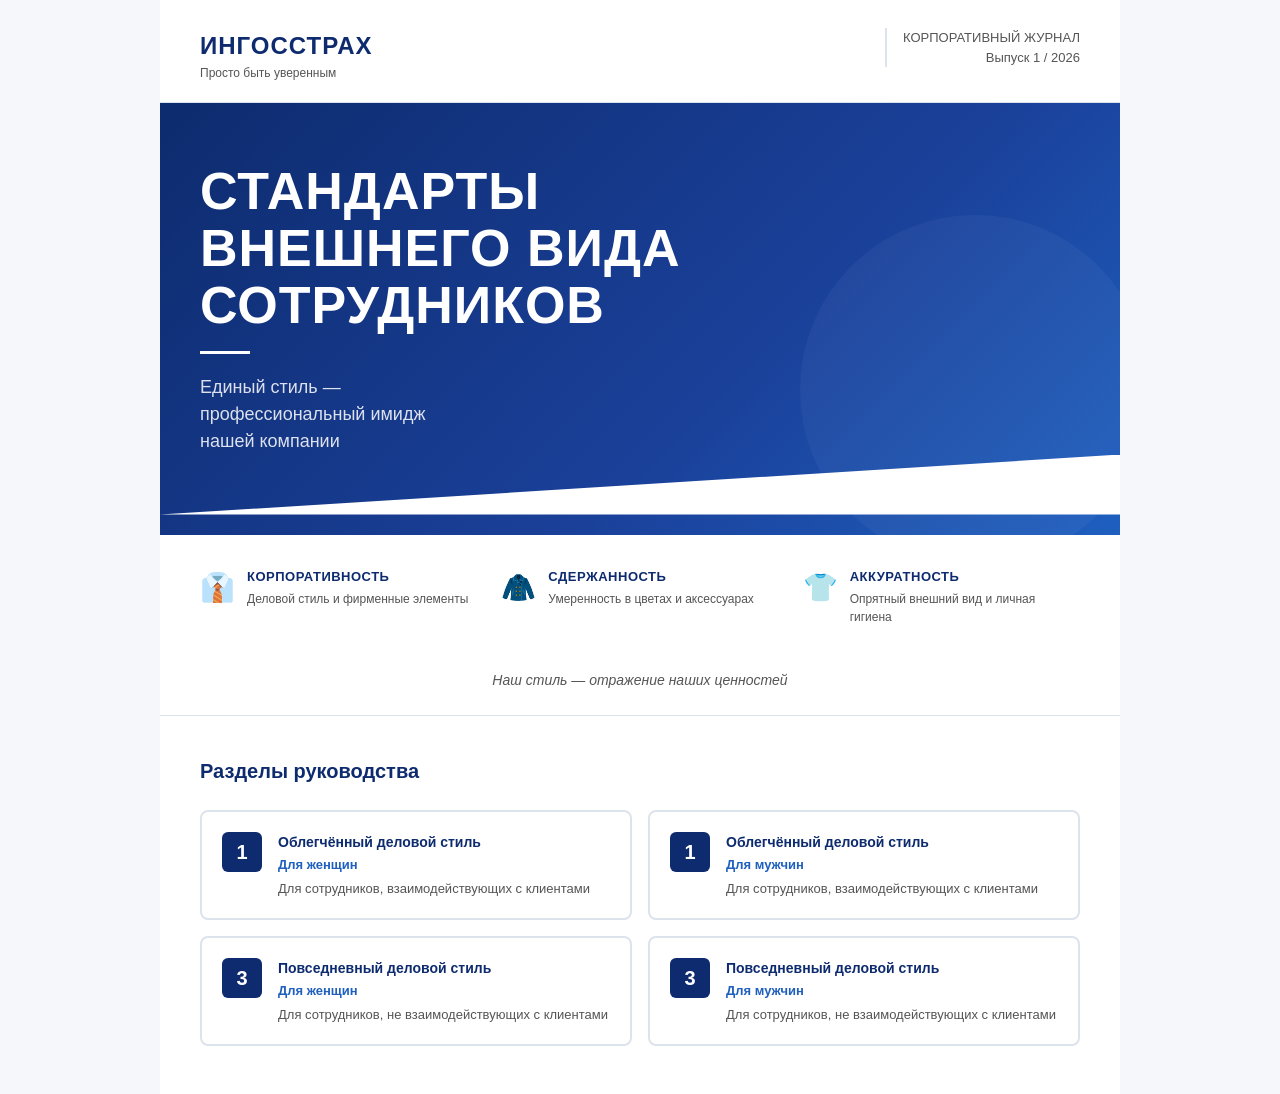
<file: index.html>
<!DOCTYPE html>
<html lang="ru">
<head>
<meta charset="UTF-8">
<meta name="viewport" content="width=device-width, initial-scale=1.0">
<title>Стандарты внешнего вида сотрудников — ИНГОССТРАХ</title>
<link rel="stylesheet" href="css/main.css">
</head>
<body>
<div class="cover-page">
  <div class="cover-header">
    <div class="logo">
      <span class="logo-text">ИНГОССТРАХ</span>
      <span class="logo-sub">Просто быть уверенным</span>
    </div>
    <div class="journal-info">
      <span>КОРПОРАТИВНЫЙ ЖУРНАЛ</span><br>
      <span>Выпуск 1 / 2026</span>
    </div>
  </div>

  <div class="cover-body">
    <div class="cover-text">
      <h1>СТАНДАРТЫ<br>ВНЕШНЕГО ВИДА<br>СОТРУДНИКОВ</h1>
      <div class="cover-divider"></div>
      <p class="cover-subtitle">Единый стиль —<br>профессиональный имидж<br>нашей компании</p>
    </div>
  </div>

  <div class="cover-principles">
    <div class="principle">
      <div class="principle-icon">👔</div>
      <div>
        <strong>КОРПОРАТИВНОСТЬ</strong>
        <p>Деловой стиль и фирменные элементы</p>
      </div>
    </div>
    <div class="principle">
      <div class="principle-icon">🧥</div>
      <div>
        <strong>СДЕРЖАННОСТЬ</strong>
        <p>Умеренность в цветах и аксессуарах</p>
      </div>
    </div>
    <div class="principle">
      <div class="principle-icon">👕</div>
      <div>
        <strong>АККУРАТНОСТЬ</strong>
        <p>Опрятный внешний вид и личная гигиена</p>
      </div>
    </div>
  </div>

  <p class="cover-footer-quote">Наш стиль — отражение наших ценностей</p>

  <div class="cover-nav">
    <h2>Разделы руководства</h2>
    <div class="nav-grid">
      <a href="style1-women.html" class="nav-card">
        <span class="nav-num">1</span>
        <div>
          <strong>Облегчённый деловой стиль</strong>
          <p>Для женщин</p>
          <p class="nav-desc">Для сотрудников, взаимодействующих с клиентами</p>
        </div>
      </a>
      <a href="style1-men.html" class="nav-card">
        <span class="nav-num">1</span>
        <div>
          <strong>Облегчённый деловой стиль</strong>
          <p>Для мужчин</p>
          <p class="nav-desc">Для сотрудников, взаимодействующих с клиентами</p>
        </div>
      </a>
      <a href="style3-women.html" class="nav-card">
        <span class="nav-num">3</span>
        <div>
          <strong>Повседневный деловой стиль</strong>
          <p>Для женщин</p>
          <p class="nav-desc">Для сотрудников, не взаимодействующих с клиентами</p>
        </div>
      </a>
      <a href="style3-men.html" class="nav-card">
        <span class="nav-num">3</span>
        <div>
          <strong>Повседневный деловой стиль</strong>
          <p>Для мужчин</p>
          <p class="nav-desc">Для сотрудников, не взаимодействующих с клиентами</p>
        </div>
      </a>
    </div>
  </div>
</div>
</body>
</html>
</file>
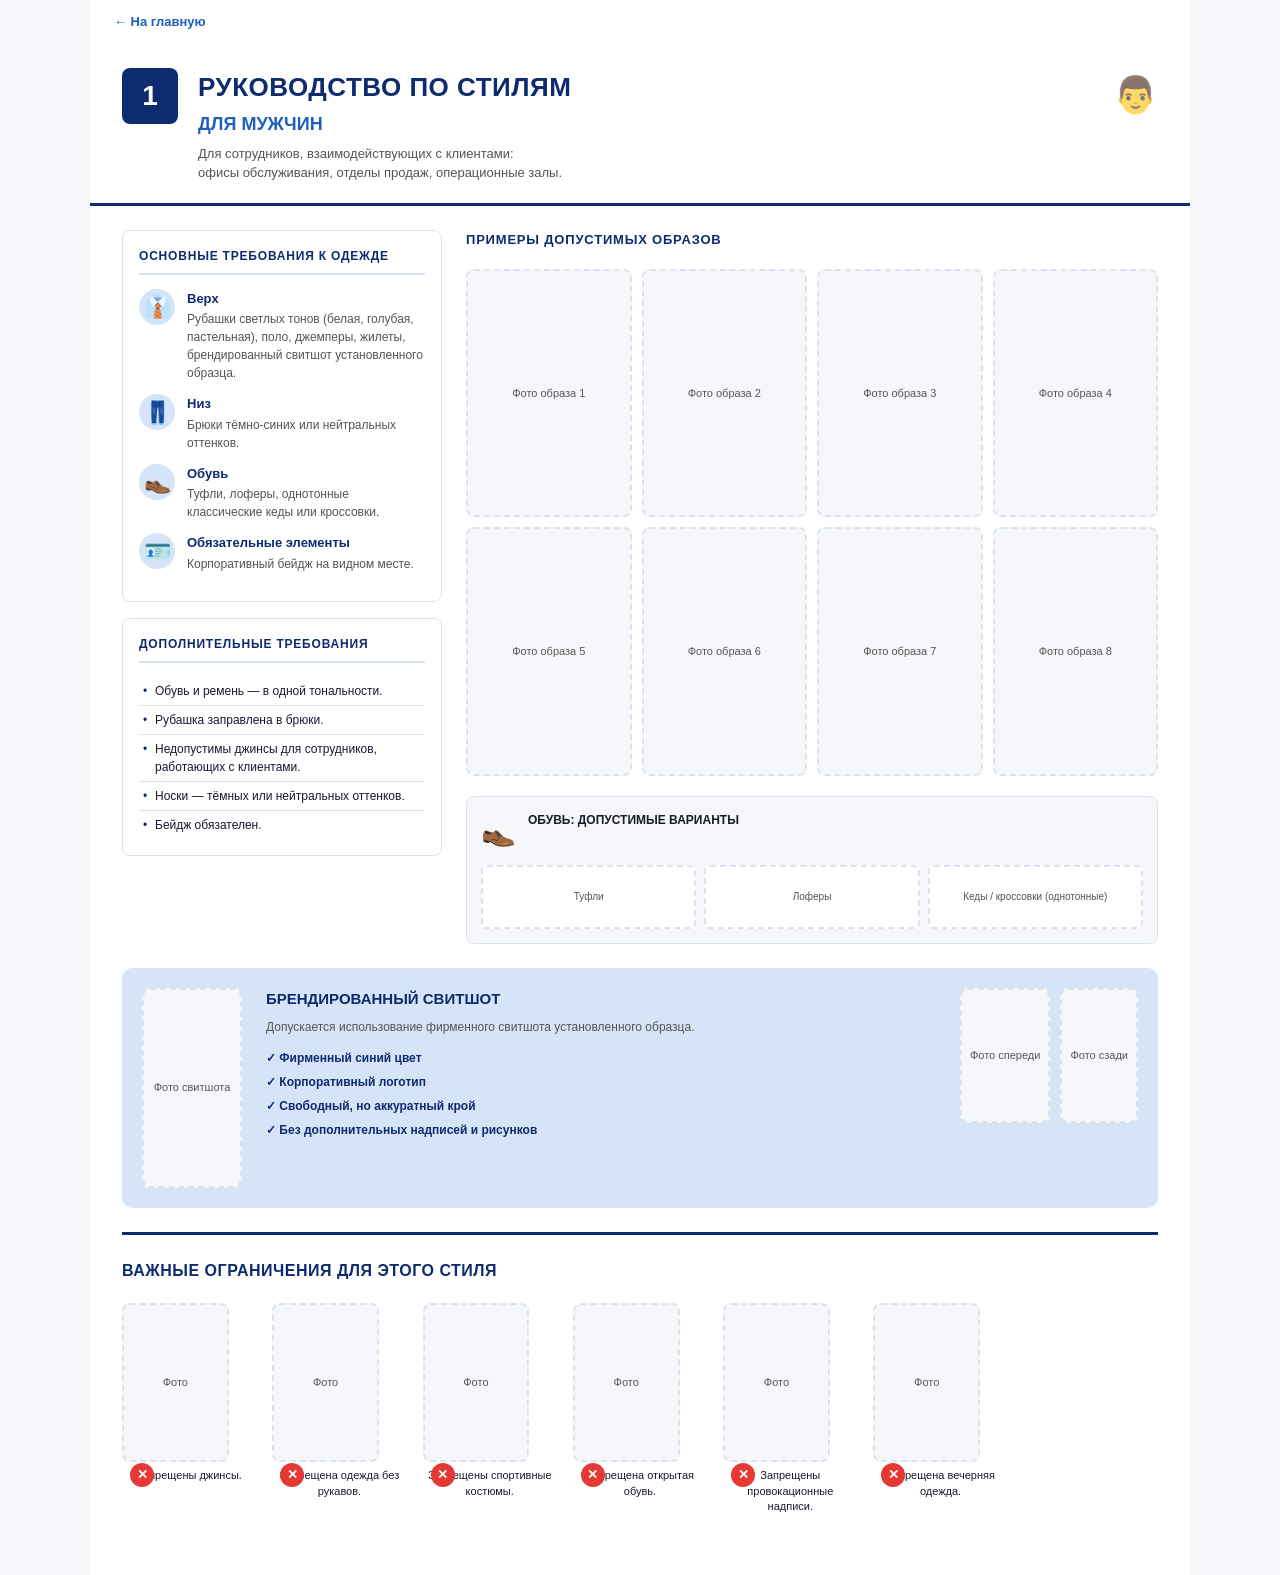
<file: style1-men.html>
<!DOCTYPE html>
<html lang="ru">
<head>
<meta charset="UTF-8">
<meta name="viewport" content="width=device-width, initial-scale=1.0">
<title>Стиль 1 — Мужчины | ИНГОССТРАХ</title>
<link rel="stylesheet" href="css/main.css">
</head>
<body>
<div class="page">
  <a href="index.html" class="back-link">← На главную</a>

  <div class="page-header">
    <div class="style-num">1</div>
    <div class="header-text">
      <h1>РУКОВОДСТВО ПО СТИЛЯМ</h1>
      <h2>ДЛЯ МУЖЧИН</h2>
      <p>Для сотрудников, взаимодействующих с клиентами:<br>офисы обслуживания, отделы продаж, операционные залы.</p>
    </div>
    <div class="gender-icon">👨</div>
  </div>

  <div class="content-grid">
    <div class="left-col">
      <div class="section-box">
        <h3>ОСНОВНЫЕ ТРЕБОВАНИЯ К ОДЕЖДЕ</h3>
        <div class="req-item">
          <div class="req-icon">👔</div>
          <div><strong>Верх</strong><p>Рубашки светлых тонов (белая, голубая, пастельная), поло, джемперы, жилеты, брендированный свитшот установленного образца.</p></div>
        </div>
        <div class="req-item">
          <div class="req-icon">👖</div>
          <div><strong>Низ</strong><p>Брюки тёмно-синих или нейтральных оттенков.</p></div>
        </div>
        <div class="req-item">
          <div class="req-icon">👞</div>
          <div><strong>Обувь</strong><p>Туфли, лоферы, однотонные классические кеды или кроссовки.</p></div>
        </div>
        <div class="req-item">
          <div class="req-icon">🪪</div>
          <div><strong>Обязательные элементы</strong><p>Корпоративный бейдж на видном месте.</p></div>
        </div>
      </div>

      <div class="section-box">
        <h3>ДОПОЛНИТЕЛЬНЫЕ ТРЕБОВАНИЯ</h3>
        <ul class="req-list">
          <li>Обувь и ремень — в одной тональности.</li>
          <li>Рубашка заправлена в брюки.</li>
          <li>Недопустимы джинсы для сотрудников, работающих с клиентами.</li>
          <li>Носки — тёмных или нейтральных оттенков.</li>
          <li>Бейдж обязателен.</li>
        </ul>
      </div>
    </div>

    <div class="right-col">
      <h3 class="section-title">ПРИМЕРЫ ДОПУСТИМЫХ ОБРАЗОВ</h3>
      <div class="photo-grid">
        <div class="photo-placeholder">Фото образа 1</div>
        <div class="photo-placeholder">Фото образа 2</div>
        <div class="photo-placeholder">Фото образа 3</div>
        <div class="photo-placeholder">Фото образа 4</div>
        <div class="photo-placeholder">Фото образа 5</div>
        <div class="photo-placeholder">Фото образа 6</div>
        <div class="photo-placeholder">Фото образа 7</div>
        <div class="photo-placeholder">Фото образа 8</div>
      </div>

      <div class="shoes-box">
        <div class="shoes-icon">👞</div>
        <div>
          <p><strong>ОБУВЬ: ДОПУСТИМЫЕ ВАРИАНТЫ</strong></p>
        </div>
        <div class="shoes-photos">
          <div class="shoe-placeholder">Туфли</div>
          <div class="shoe-placeholder">Лоферы</div>
          <div class="shoe-placeholder">Кеды / кроссовки (однотонные)</div>
        </div>
      </div>
    </div>
  </div>

  <div class="branded-section">
    <div class="branded-left">
      <div class="photo-placeholder tall">Фото свитшота</div>
    </div>
    <div class="branded-right">
      <h3>БРЕНДИРОВАННЫЙ СВИТШОТ</h3>
      <p>Допускается использование фирменного свитшота установленного образца.</p>
      <ul class="check-list">
        <li>✓ Фирменный синий цвет</li>
        <li>✓ Корпоративный логотип</li>
        <li>✓ Свободный, но аккуратный крой</li>
        <li>✓ Без дополнительных надписей и рисунков</li>
      </ul>
    </div>
    <div class="branded-photos">
      <div class="photo-placeholder">Фото спереди</div>
      <div class="photo-placeholder">Фото сзади</div>
    </div>
  </div>

  <div class="restrictions-section">
    <h3>ВАЖНЫЕ ОГРАНИЧЕНИЯ ДЛЯ ЭТОГО СТИЛЯ</h3>
    <div class="restrictions-grid">
      <div class="restriction-item">
        <div class="restriction-photo">Фото</div>
        <div class="restriction-x">✕</div>
        <p>Запрещены джинсы.</p>
      </div>
      <div class="restriction-item">
        <div class="restriction-photo">Фото</div>
        <div class="restriction-x">✕</div>
        <p>Запрещена одежда без рукавов.</p>
      </div>
      <div class="restriction-item">
        <div class="restriction-photo">Фото</div>
        <div class="restriction-x">✕</div>
        <p>Запрещены спортивные костюмы.</p>
      </div>
      <div class="restriction-item">
        <div class="restriction-photo">Фото</div>
        <div class="restriction-x">✕</div>
        <p>Запрещена открытая обувь.</p>
      </div>
      <div class="restriction-item">
        <div class="restriction-photo">Фото</div>
        <div class="restriction-x">✕</div>
        <p>Запрещены провокационные надписи.</p>
      </div>
      <div class="restriction-item">
        <div class="restriction-photo">Фото</div>
        <div class="restriction-x">✕</div>
        <p>Запрещена вечерняя одежда.</p>
      </div>
    </div>
  </div>
</div>
</body>
</html>
</file>
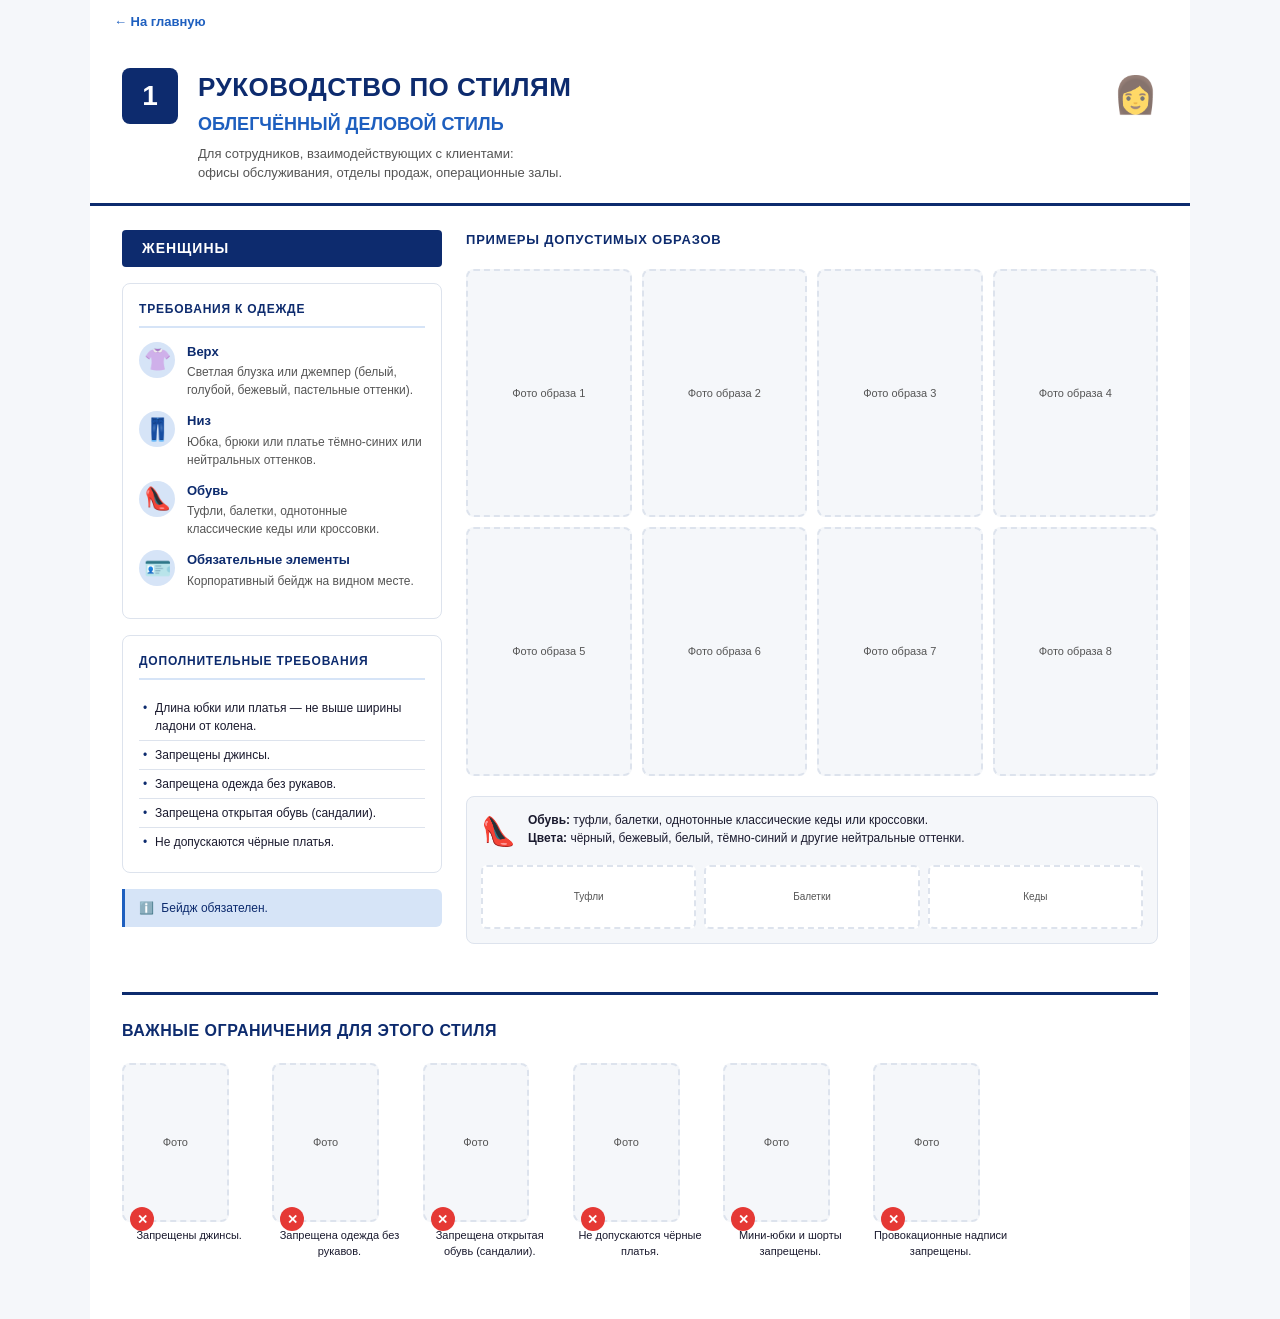
<file: style1-women.html>
<!DOCTYPE html>
<html lang="ru">
<head>
<meta charset="UTF-8">
<meta name="viewport" content="width=device-width, initial-scale=1.0">
<title>Стиль 1 — Женщины | ИНГОССТРАХ</title>
<link rel="stylesheet" href="css/main.css">
</head>
<body>
<div class="page">
  <a href="index.html" class="back-link">← На главную</a>

  <div class="page-header">
    <div class="style-num">1</div>
    <div class="header-text">
      <h1>РУКОВОДСТВО ПО СТИЛЯМ</h1>
      <h2>ОБЛЕГЧЁННЫЙ ДЕЛОВОЙ СТИЛЬ</h2>
      <p>Для сотрудников, взаимодействующих с клиентами:<br>офисы обслуживания, отделы продаж, операционные залы.</p>
    </div>
    <div class="gender-icon">👩</div>
  </div>

  <div class="content-grid">
    <div class="left-col">
      <div class="gender-badge women">ЖЕНЩИНЫ</div>

      <div class="section-box">
        <h3>ТРЕБОВАНИЯ К ОДЕЖДЕ</h3>
        <div class="req-item">
          <div class="req-icon">👚</div>
          <div><strong>Верх</strong><p>Светлая блузка или джемпер (белый, голубой, бежевый, пастельные оттенки).</p></div>
        </div>
        <div class="req-item">
          <div class="req-icon">👖</div>
          <div><strong>Низ</strong><p>Юбка, брюки или платье тёмно-синих или нейтральных оттенков.</p></div>
        </div>
        <div class="req-item">
          <div class="req-icon">👠</div>
          <div><strong>Обувь</strong><p>Туфли, балетки, однотонные классические кеды или кроссовки.</p></div>
        </div>
        <div class="req-item">
          <div class="req-icon">🪪</div>
          <div><strong>Обязательные элементы</strong><p>Корпоративный бейдж на видном месте.</p></div>
        </div>
      </div>

      <div class="section-box">
        <h3>ДОПОЛНИТЕЛЬНЫЕ ТРЕБОВАНИЯ</h3>
        <ul class="req-list">
          <li>Длина юбки или платья — не выше ширины ладони от колена.</li>
          <li>Запрещены джинсы.</li>
          <li>Запрещена одежда без рукавов.</li>
          <li>Запрещена открытая обувь (сандалии).</li>
          <li>Не допускаются чёрные платья.</li>
        </ul>
      </div>

      <div class="info-note">
        <span class="info-icon">ℹ️</span> Бейдж обязателен.
      </div>
    </div>

    <div class="right-col">
      <h3 class="section-title">ПРИМЕРЫ ДОПУСТИМЫХ ОБРАЗОВ</h3>
      <div class="photo-grid">
        <div class="photo-placeholder">Фото образа 1</div>
        <div class="photo-placeholder">Фото образа 2</div>
        <div class="photo-placeholder">Фото образа 3</div>
        <div class="photo-placeholder">Фото образа 4</div>
        <div class="photo-placeholder">Фото образа 5</div>
        <div class="photo-placeholder">Фото образа 6</div>
        <div class="photo-placeholder">Фото образа 7</div>
        <div class="photo-placeholder">Фото образа 8</div>
      </div>

      <div class="shoes-box">
        <div class="shoes-icon">👠</div>
        <div>
          <p><strong>Обувь:</strong> туфли, балетки, однотонные классические кеды или кроссовки.</p>
          <p><strong>Цвета:</strong> чёрный, бежевый, белый, тёмно-синий и другие нейтральные оттенки.</p>
        </div>
        <div class="shoes-photos">
          <div class="shoe-placeholder">Туфли</div>
          <div class="shoe-placeholder">Балетки</div>
          <div class="shoe-placeholder">Кеды</div>
        </div>
      </div>
    </div>
  </div>

  <div class="restrictions-section">
    <h3>ВАЖНЫЕ ОГРАНИЧЕНИЯ ДЛЯ ЭТОГО СТИЛЯ</h3>
    <div class="restrictions-grid">
      <div class="restriction-item">
        <div class="restriction-photo">Фото</div>
        <div class="restriction-x">✕</div>
        <p>Запрещены джинсы.</p>
      </div>
      <div class="restriction-item">
        <div class="restriction-photo">Фото</div>
        <div class="restriction-x">✕</div>
        <p>Запрещена одежда без рукавов.</p>
      </div>
      <div class="restriction-item">
        <div class="restriction-photo">Фото</div>
        <div class="restriction-x">✕</div>
        <p>Запрещена открытая обувь (сандалии).</p>
      </div>
      <div class="restriction-item">
        <div class="restriction-photo">Фото</div>
        <div class="restriction-x">✕</div>
        <p>Не допускаются чёрные платья.</p>
      </div>
      <div class="restriction-item">
        <div class="restriction-photo">Фото</div>
        <div class="restriction-x">✕</div>
        <p>Мини-юбки и шорты запрещены.</p>
      </div>
      <div class="restriction-item">
        <div class="restriction-photo">Фото</div>
        <div class="restriction-x">✕</div>
        <p>Провокационные надписи запрещены.</p>
      </div>
    </div>
  </div>
</div>
</body>
</html>
</file>
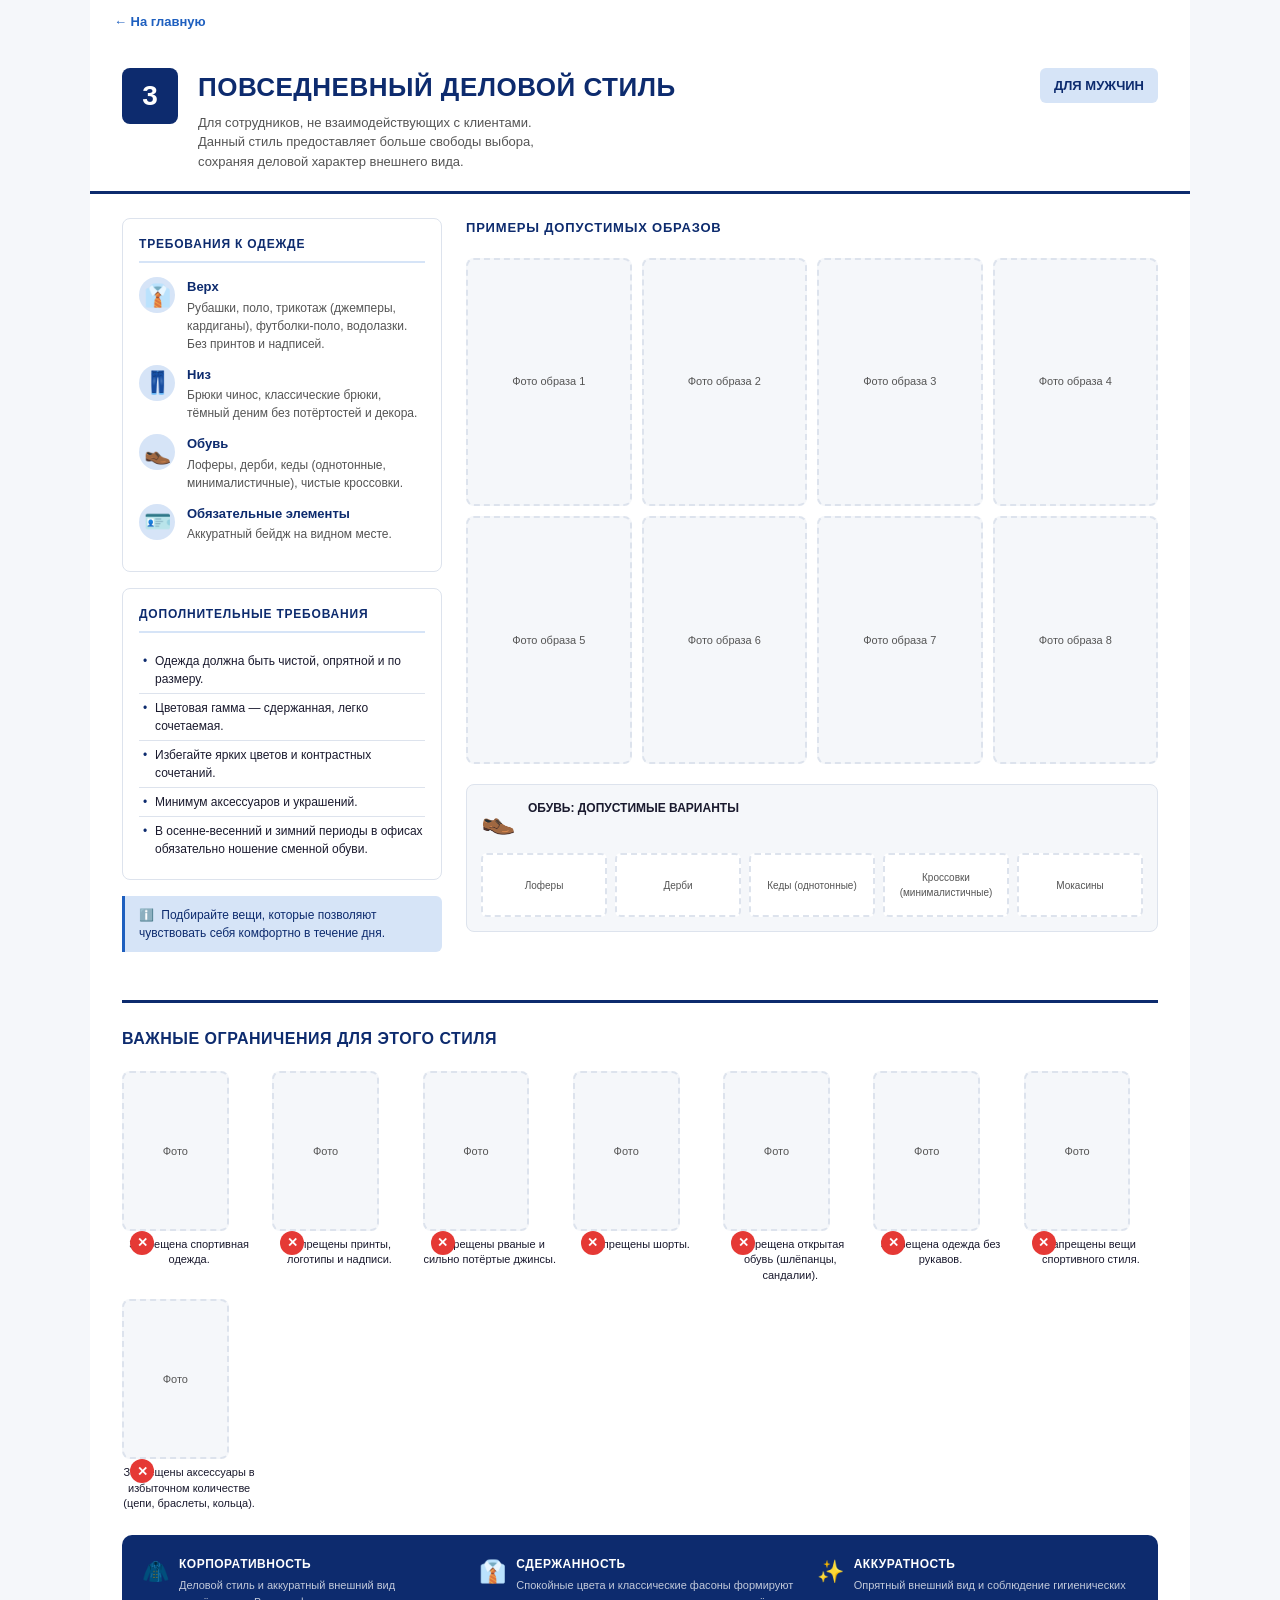
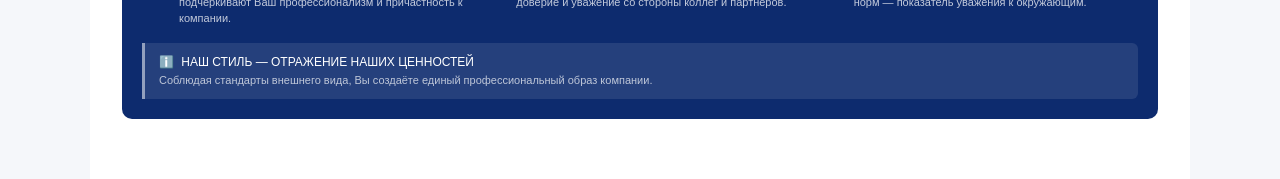
<file: style3-men.html>
<!DOCTYPE html>
<html lang="ru">
<head>
<meta charset="UTF-8">
<meta name="viewport" content="width=device-width, initial-scale=1.0">
<title>Стиль 3 — Мужчины | ИНГОССТРАХ</title>
<link rel="stylesheet" href="css/main.css">
</head>
<body>
<div class="page">
  <a href="index.html" class="back-link">← На главную</a>

  <div class="page-header">
    <div class="style-num">3</div>
    <div class="header-text">
      <h1>ПОВСЕДНЕВНЫЙ ДЕЛОВОЙ СТИЛЬ</h1>
      <p>Для сотрудников, не взаимодействующих с клиентами.<br>
      Данный стиль предоставляет больше свободы выбора,<br>сохраняя деловой характер внешнего вида.</p>
    </div>
    <div class="gender-badge-header">ДЛЯ МУЖЧИН</div>
  </div>

  <div class="content-grid">
    <div class="left-col">
      <div class="section-box">
        <h3>ТРЕБОВАНИЯ К ОДЕЖДЕ</h3>
        <div class="req-item">
          <div class="req-icon">👔</div>
          <div><strong>Верх</strong><p>Рубашки, поло, трикотаж (джемперы, кардиганы), футболки-поло, водолазки. Без принтов и надписей.</p></div>
        </div>
        <div class="req-item">
          <div class="req-icon">👖</div>
          <div><strong>Низ</strong><p>Брюки чинос, классические брюки, тёмный деним без потёртостей и декора.</p></div>
        </div>
        <div class="req-item">
          <div class="req-icon">👞</div>
          <div><strong>Обувь</strong><p>Лоферы, дерби, кеды (однотонные, минималистичные), чистые кроссовки.</p></div>
        </div>
        <div class="req-item">
          <div class="req-icon">🪪</div>
          <div><strong>Обязательные элементы</strong><p>Аккуратный бейдж на видном месте.</p></div>
        </div>
      </div>

      <div class="section-box">
        <h3>ДОПОЛНИТЕЛЬНЫЕ ТРЕБОВАНИЯ</h3>
        <ul class="req-list">
          <li>Одежда должна быть чистой, опрятной и по размеру.</li>
          <li>Цветовая гамма — сдержанная, легко сочетаемая.</li>
          <li>Избегайте ярких цветов и контрастных сочетаний.</li>
          <li>Минимум аксессуаров и украшений.</li>
          <li>В осенне-весенний и зимний периоды в офисах обязательно ношение сменной обуви.</li>
        </ul>
      </div>

      <div class="info-note">
        <span class="info-icon">ℹ️</span> Подбирайте вещи, которые позволяют чувствовать себя комфортно в течение дня.
      </div>
    </div>

    <div class="right-col">
      <h3 class="section-title">ПРИМЕРЫ ДОПУСТИМЫХ ОБРАЗОВ</h3>
      <div class="photo-grid">
        <div class="photo-placeholder">Фото образа 1</div>
        <div class="photo-placeholder">Фото образа 2</div>
        <div class="photo-placeholder">Фото образа 3</div>
        <div class="photo-placeholder">Фото образа 4</div>
        <div class="photo-placeholder">Фото образа 5</div>
        <div class="photo-placeholder">Фото образа 6</div>
        <div class="photo-placeholder">Фото образа 7</div>
        <div class="photo-placeholder">Фото образа 8</div>
      </div>

      <div class="shoes-box">
        <div class="shoes-icon">👞</div>
        <div><p><strong>ОБУВЬ: ДОПУСТИМЫЕ ВАРИАНТЫ</strong></p></div>
        <div class="shoes-photos">
          <div class="shoe-placeholder">Лоферы</div>
          <div class="shoe-placeholder">Дерби</div>
          <div class="shoe-placeholder">Кеды (однотонные)</div>
          <div class="shoe-placeholder">Кроссовки (минималистичные)</div>
          <div class="shoe-placeholder">Мокасины</div>
        </div>
      </div>
    </div>
  </div>

  <div class="restrictions-section">
    <h3>ВАЖНЫЕ ОГРАНИЧЕНИЯ ДЛЯ ЭТОГО СТИЛЯ</h3>
    <div class="restrictions-grid">
      <div class="restriction-item">
        <div class="restriction-photo">Фото</div>
        <div class="restriction-x">✕</div>
        <p>Запрещена спортивная одежда.</p>
      </div>
      <div class="restriction-item">
        <div class="restriction-photo">Фото</div>
        <div class="restriction-x">✕</div>
        <p>Запрещены принты, логотипы и надписи.</p>
      </div>
      <div class="restriction-item">
        <div class="restriction-photo">Фото</div>
        <div class="restriction-x">✕</div>
        <p>Запрещены рваные и сильно потёртые джинсы.</p>
      </div>
      <div class="restriction-item">
        <div class="restriction-photo">Фото</div>
        <div class="restriction-x">✕</div>
        <p>Запрещены шорты.</p>
      </div>
      <div class="restriction-item">
        <div class="restriction-photo">Фото</div>
        <div class="restriction-x">✕</div>
        <p>Запрещена открытая обувь (шлёпанцы, сандалии).</p>
      </div>
      <div class="restriction-item">
        <div class="restriction-photo">Фото</div>
        <div class="restriction-x">✕</div>
        <p>Запрещена одежда без рукавов.</p>
      </div>
      <div class="restriction-item">
        <div class="restriction-photo">Фото</div>
        <div class="restriction-x">✕</div>
        <p>Запрещены вещи спортивного стиля.</p>
      </div>
      <div class="restriction-item">
        <div class="restriction-photo">Фото</div>
        <div class="restriction-x">✕</div>
        <p>Запрещены аксессуары в избыточном количестве (цепи, браслеты, кольца).</p>
      </div>
    </div>
  </div>

  <div class="principles-footer">
    <div class="principle-block">
      <div class="principle-icon-sm">🧥</div>
      <div>
        <strong>КОРПОРАТИВНОСТЬ</strong>
        <p>Деловой стиль и аккуратный внешний вид подчёркивают Ваш профессионализм и причастность к компании.</p>
      </div>
    </div>
    <div class="principle-block">
      <div class="principle-icon-sm">👔</div>
      <div>
        <strong>СДЕРЖАННОСТЬ</strong>
        <p>Спокойные цвета и классические фасоны формируют доверие и уважение со стороны коллег и партнёров.</p>
      </div>
    </div>
    <div class="principle-block">
      <div class="principle-icon-sm">✨</div>
      <div>
        <strong>АККУРАТНОСТЬ</strong>
        <p>Опрятный внешний вид и соблюдение гигиенических норм — показатель уважения к окружающим.</p>
      </div>
    </div>
    <div class="info-note">
      <span class="info-icon">ℹ️</span> НАШ СТИЛЬ — ОТРАЖЕНИЕ НАШИХ ЦЕННОСТЕЙ<br>
      <small>Соблюдая стандарты внешнего вида, Вы создаёте единый профессиональный образ компании.</small>
    </div>
  </div>
</div>
</body>
</html>
</file>
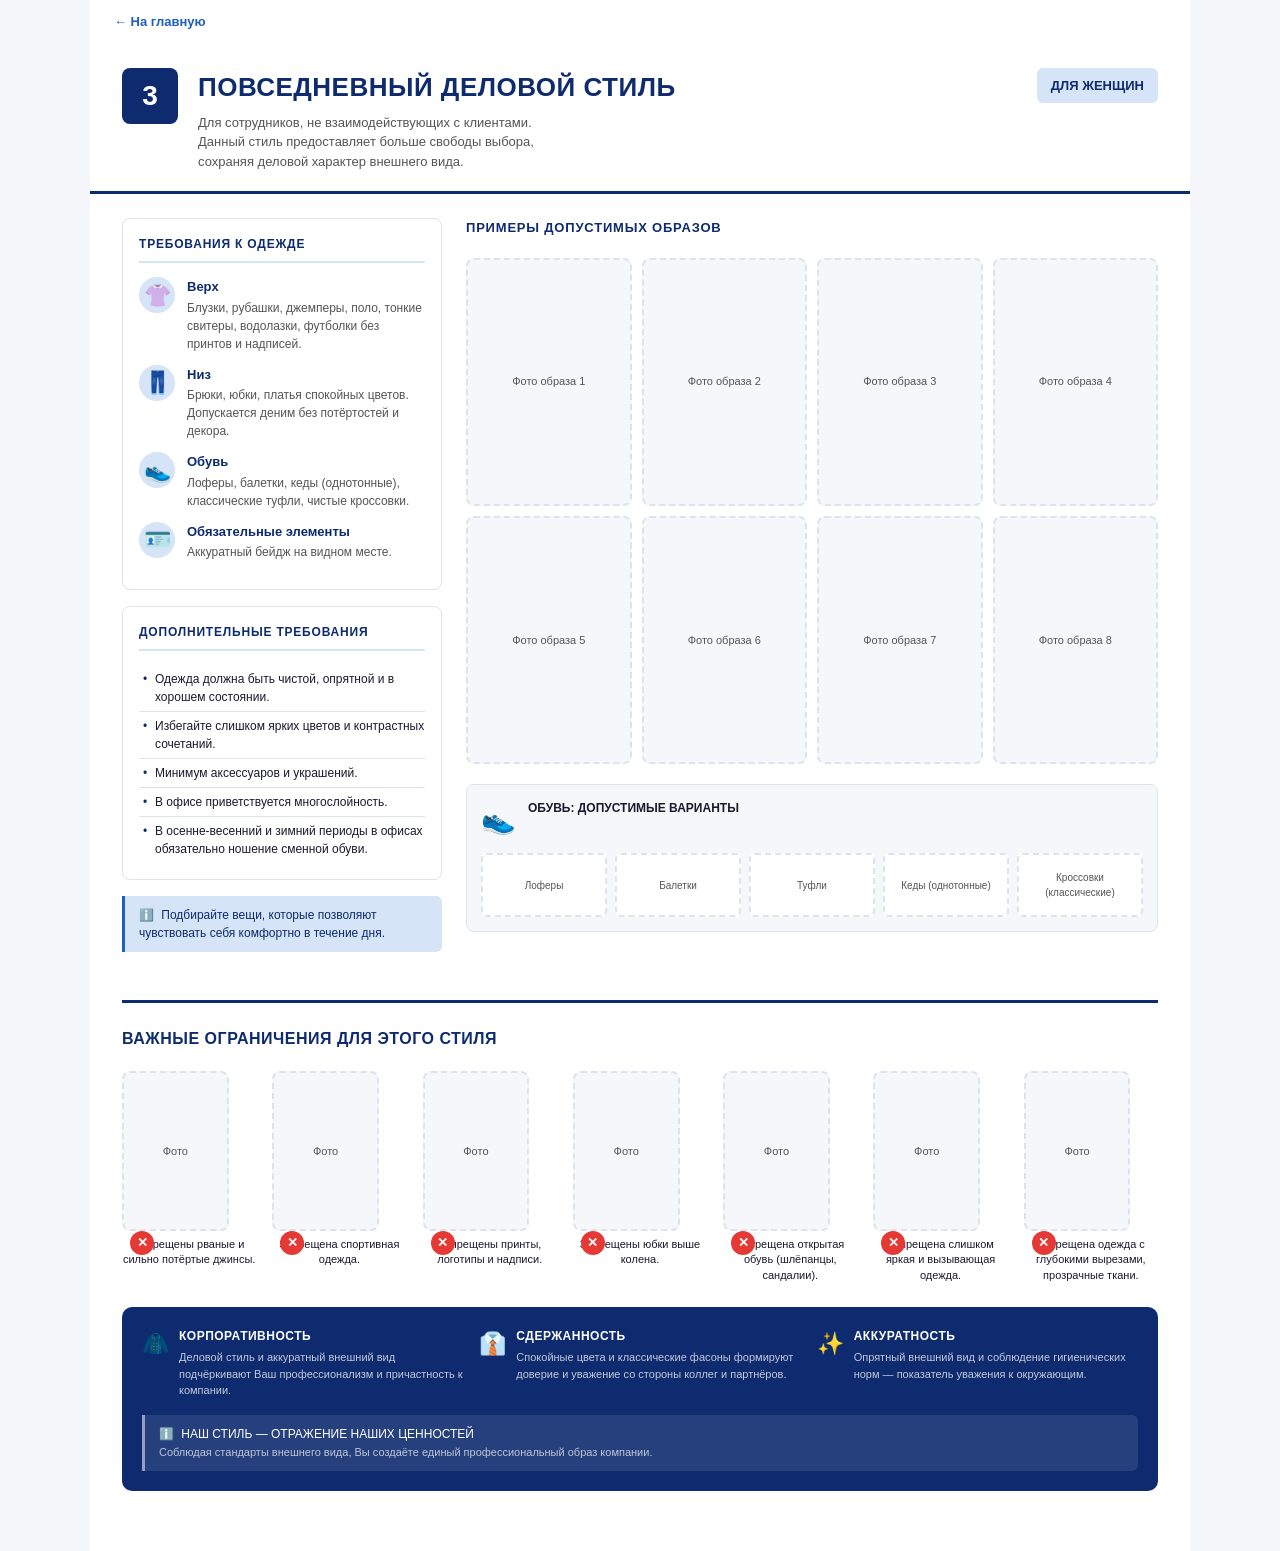
<file: style3-women.html>
<!DOCTYPE html>
<html lang="ru">
<head>
<meta charset="UTF-8">
<meta name="viewport" content="width=device-width, initial-scale=1.0">
<title>Стиль 3 — Женщины | ИНГОССТРАХ</title>
<link rel="stylesheet" href="css/main.css">
</head>
<body>
<div class="page">
  <a href="index.html" class="back-link">← На главную</a>

  <div class="page-header">
    <div class="style-num">3</div>
    <div class="header-text">
      <h1>ПОВСЕДНЕВНЫЙ ДЕЛОВОЙ СТИЛЬ</h1>
      <p>Для сотрудников, не взаимодействующих с клиентами.<br>
      Данный стиль предоставляет больше свободы выбора,<br>сохраняя деловой характер внешнего вида.</p>
    </div>
    <div class="gender-badge-header">ДЛЯ ЖЕНЩИН</div>
  </div>

  <div class="content-grid">
    <div class="left-col">
      <div class="section-box">
        <h3>ТРЕБОВАНИЯ К ОДЕЖДЕ</h3>
        <div class="req-item">
          <div class="req-icon">👚</div>
          <div><strong>Верх</strong><p>Блузки, рубашки, джемперы, поло, тонкие свитеры, водолазки, футболки без принтов и надписей.</p></div>
        </div>
        <div class="req-item">
          <div class="req-icon">👖</div>
          <div><strong>Низ</strong><p>Брюки, юбки, платья спокойных цветов. Допускается деним без потёртостей и декора.</p></div>
        </div>
        <div class="req-item">
          <div class="req-icon">👟</div>
          <div><strong>Обувь</strong><p>Лоферы, балетки, кеды (однотонные), классические туфли, чистые кроссовки.</p></div>
        </div>
        <div class="req-item">
          <div class="req-icon">🪪</div>
          <div><strong>Обязательные элементы</strong><p>Аккуратный бейдж на видном месте.</p></div>
        </div>
      </div>

      <div class="section-box">
        <h3>ДОПОЛНИТЕЛЬНЫЕ ТРЕБОВАНИЯ</h3>
        <ul class="req-list">
          <li>Одежда должна быть чистой, опрятной и в хорошем состоянии.</li>
          <li>Избегайте слишком ярких цветов и контрастных сочетаний.</li>
          <li>Минимум аксессуаров и украшений.</li>
          <li>В офисе приветствуется многослойность.</li>
          <li>В осенне-весенний и зимний периоды в офисах обязательно ношение сменной обуви.</li>
        </ul>
      </div>

      <div class="info-note">
        <span class="info-icon">ℹ️</span> Подбирайте вещи, которые позволяют чувствовать себя комфортно в течение дня.
      </div>
    </div>

    <div class="right-col">
      <h3 class="section-title">ПРИМЕРЫ ДОПУСТИМЫХ ОБРАЗОВ</h3>
      <div class="photo-grid">
        <div class="photo-placeholder">Фото образа 1</div>
        <div class="photo-placeholder">Фото образа 2</div>
        <div class="photo-placeholder">Фото образа 3</div>
        <div class="photo-placeholder">Фото образа 4</div>
        <div class="photo-placeholder">Фото образа 5</div>
        <div class="photo-placeholder">Фото образа 6</div>
        <div class="photo-placeholder">Фото образа 7</div>
        <div class="photo-placeholder">Фото образа 8</div>
      </div>

      <div class="shoes-box">
        <div class="shoes-icon">👟</div>
        <div><p><strong>ОБУВЬ: ДОПУСТИМЫЕ ВАРИАНТЫ</strong></p></div>
        <div class="shoes-photos">
          <div class="shoe-placeholder">Лоферы</div>
          <div class="shoe-placeholder">Балетки</div>
          <div class="shoe-placeholder">Туфли</div>
          <div class="shoe-placeholder">Кеды (однотонные)</div>
          <div class="shoe-placeholder">Кроссовки (классические)</div>
        </div>
      </div>
    </div>
  </div>

  <div class="restrictions-section">
    <h3>ВАЖНЫЕ ОГРАНИЧЕНИЯ ДЛЯ ЭТОГО СТИЛЯ</h3>
    <div class="restrictions-grid">
      <div class="restriction-item">
        <div class="restriction-photo">Фото</div>
        <div class="restriction-x">✕</div>
        <p>Запрещены рваные и сильно потёртые джинсы.</p>
      </div>
      <div class="restriction-item">
        <div class="restriction-photo">Фото</div>
        <div class="restriction-x">✕</div>
        <p>Запрещена спортивная одежда.</p>
      </div>
      <div class="restriction-item">
        <div class="restriction-photo">Фото</div>
        <div class="restriction-x">✕</div>
        <p>Запрещены принты, логотипы и надписи.</p>
      </div>
      <div class="restriction-item">
        <div class="restriction-photo">Фото</div>
        <div class="restriction-x">✕</div>
        <p>Запрещены юбки выше колена.</p>
      </div>
      <div class="restriction-item">
        <div class="restriction-photo">Фото</div>
        <div class="restriction-x">✕</div>
        <p>Запрещена открытая обувь (шлёпанцы, сандалии).</p>
      </div>
      <div class="restriction-item">
        <div class="restriction-photo">Фото</div>
        <div class="restriction-x">✕</div>
        <p>Запрещена слишком яркая и вызывающая одежда.</p>
      </div>
      <div class="restriction-item">
        <div class="restriction-photo">Фото</div>
        <div class="restriction-x">✕</div>
        <p>Запрещена одежда с глубокими вырезами, прозрачные ткани.</p>
      </div>
    </div>
  </div>

  <div class="principles-footer">
    <div class="principle-block">
      <div class="principle-icon-sm">🧥</div>
      <div>
        <strong>КОРПОРАТИВНОСТЬ</strong>
        <p>Деловой стиль и аккуратный внешний вид подчёркивают Ваш профессионализм и причастность к компании.</p>
      </div>
    </div>
    <div class="principle-block">
      <div class="principle-icon-sm">👔</div>
      <div>
        <strong>СДЕРЖАННОСТЬ</strong>
        <p>Спокойные цвета и классические фасоны формируют доверие и уважение со стороны коллег и партнёров.</p>
      </div>
    </div>
    <div class="principle-block">
      <div class="principle-icon-sm">✨</div>
      <div>
        <strong>АККУРАТНОСТЬ</strong>
        <p>Опрятный внешний вид и соблюдение гигиенических норм — показатель уважения к окружающим.</p>
      </div>
    </div>
    <div class="info-note">
      <span class="info-icon">ℹ️</span> НАШ СТИЛЬ — ОТРАЖЕНИЕ НАШИХ ЦЕННОСТЕЙ<br>
      <small>Соблюдая стандарты внешнего вида, Вы создаёте единый профессиональный образ компании.</small>
    </div>
  </div>
</div>
</body>
</html>
</file>
<file: css/main.css>
/* =====================
   ИНГОССТРАХ Style Guide
   ===================== */

:root {
  --navy: #0D2B6E;
  --navy-light: #1A4099;
  --blue: #1E5FBF;
  --blue-light: #D6E4F7;
  --white: #ffffff;
  --gray-bg: #F5F7FA;
  --gray-border: #DDE3ED;
  --text: #1a1a2e;
  --text-muted: #555;
}

* {
  box-sizing: border-box;
  margin: 0;
  padding: 0;
}

body {
  font-family: 'Segoe UI', Arial, sans-serif;
  background: var(--gray-bg);
  color: var(--text);
  line-height: 1.5;
}

/* ---- COVER PAGE ---- */
.cover-page {
  max-width: 960px;
  margin: 0 auto;
  padding: 0 0 48px;
  background: var(--white);
  min-height: 100vh;
}

.cover-header {
  display: flex;
  justify-content: space-between;
  align-items: flex-start;
  padding: 28px 40px 20px;
  border-bottom: 1px solid var(--gray-border);
}

.logo {
  display: flex;
  flex-direction: column;
}

.logo-text {
  font-size: 24px;
  font-weight: 800;
  color: var(--navy);
  letter-spacing: 1px;
}

.logo-sub {
  font-size: 12px;
  color: var(--text-muted);
}

.journal-info {
  text-align: right;
  font-size: 13px;
  color: var(--text-muted);
  border-left: 2px solid var(--gray-border);
  padding-left: 16px;
}

.cover-body {
  background: linear-gradient(135deg, var(--navy) 0%, var(--navy-light) 60%, var(--blue) 100%);
  padding: 60px 40px 80px;
  position: relative;
  overflow: hidden;
}

.cover-body::before {
  content: '';
  position: absolute;
  bottom: -30px;
  right: -30px;
  width: 350px;
  height: 350px;
  background: rgba(255,255,255,0.04);
  border-radius: 50%;
}

.cover-body::after {
  content: '';
  position: absolute;
  bottom: 20px;
  left: 0;
  right: 0;
  height: 60px;
  background: var(--white);
  clip-path: polygon(0 100%, 100% 0, 100% 100%);
}

.cover-text h1 {
  font-size: 52px;
  font-weight: 900;
  color: var(--white);
  line-height: 1.1;
  letter-spacing: 1px;
  margin-bottom: 16px;
}

.cover-divider {
  width: 50px;
  height: 3px;
  background: var(--white);
  margin-bottom: 20px;
}

.cover-subtitle {
  font-size: 18px;
  color: rgba(255,255,255,0.85);
}

.cover-principles {
  display: flex;
  gap: 24px;
  padding: 32px 40px;
  background: var(--white);
}

.principle {
  display: flex;
  align-items: flex-start;
  gap: 12px;
  flex: 1;
}

.principle-icon {
  font-size: 28px;
  flex-shrink: 0;
}

.principle strong {
  display: block;
  font-size: 13px;
  font-weight: 700;
  color: var(--navy);
  letter-spacing: 0.5px;
  margin-bottom: 4px;
}

.principle p {
  font-size: 12px;
  color: var(--text-muted);
}

.cover-footer-quote {
  text-align: center;
  font-size: 14px;
  color: var(--text-muted);
  font-style: italic;
  padding: 12px 40px 24px;
  border-bottom: 1px solid var(--gray-border);
}

.cover-nav {
  padding: 40px 40px 0;
}

.cover-nav h2 {
  font-size: 20px;
  color: var(--navy);
  margin-bottom: 24px;
  font-weight: 700;
}

.nav-grid {
  display: grid;
  grid-template-columns: 1fr 1fr;
  gap: 16px;
}

.nav-card {
  display: flex;
  align-items: flex-start;
  gap: 16px;
  padding: 20px;
  border: 2px solid var(--gray-border);
  border-radius: 8px;
  text-decoration: none;
  color: var(--text);
  transition: border-color 0.2s, box-shadow 0.2s;
}

.nav-card:hover {
  border-color: var(--blue);
  box-shadow: 0 4px 16px rgba(30,95,191,0.12);
}

.nav-num {
  display: flex;
  align-items: center;
  justify-content: center;
  width: 40px;
  height: 40px;
  background: var(--navy);
  color: var(--white);
  font-size: 20px;
  font-weight: 900;
  border-radius: 6px;
  flex-shrink: 0;
}

.nav-card strong {
  display: block;
  font-size: 14px;
  color: var(--navy);
  font-weight: 700;
}

.nav-card p {
  font-size: 13px;
  color: var(--blue);
  margin-top: 2px;
  font-weight: 600;
}

.nav-desc {
  font-size: 12px;
  color: var(--text-muted) !important;
  font-weight: 400 !important;
  margin-top: 4px !important;
}

/* ---- INNER PAGES ---- */
.page {
  max-width: 1100px;
  margin: 0 auto;
  padding: 0 0 60px;
  background: var(--white);
  min-height: 100vh;
}

.back-link {
  display: inline-block;
  padding: 12px 24px;
  font-size: 13px;
  color: var(--blue);
  text-decoration: none;
  font-weight: 600;
}

.back-link:hover { text-decoration: underline; }

.page-header {
  display: flex;
  align-items: flex-start;
  gap: 20px;
  background: var(--white);
  padding: 24px 32px 20px;
  border-bottom: 3px solid var(--navy);
}

.style-num {
  display: flex;
  align-items: center;
  justify-content: center;
  width: 56px;
  height: 56px;
  background: var(--navy);
  color: var(--white);
  font-size: 28px;
  font-weight: 900;
  border-radius: 8px;
  flex-shrink: 0;
}

.header-text { flex: 1; }

.header-text h1 {
  font-size: 26px;
  font-weight: 900;
  color: var(--navy);
  letter-spacing: 0.5px;
}

.header-text h2 {
  font-size: 18px;
  font-weight: 700;
  color: var(--blue);
  margin-top: 4px;
}

.header-text p {
  font-size: 13px;
  color: var(--text-muted);
  margin-top: 6px;
}

.gender-icon {
  font-size: 36px;
  opacity: 0.7;
}

.gender-badge-header {
  background: var(--blue-light);
  color: var(--navy);
  font-size: 13px;
  font-weight: 700;
  padding: 8px 14px;
  border-radius: 6px;
  align-self: flex-start;
  white-space: nowrap;
}

/* ---- CONTENT GRID ---- */
.content-grid {
  display: grid;
  grid-template-columns: 320px 1fr;
  gap: 0;
  padding: 24px 32px;
  gap: 24px;
}

.left-col { display: flex; flex-direction: column; gap: 16px; }
.right-col { display: flex; flex-direction: column; gap: 20px; }

.gender-badge {
  display: inline-block;
  padding: 8px 20px;
  font-size: 14px;
  font-weight: 800;
  letter-spacing: 1px;
  border-radius: 4px;
}

.gender-badge.women {
  background: var(--navy);
  color: var(--white);
}

.section-box {
  border: 1px solid var(--gray-border);
  border-radius: 8px;
  padding: 16px;
  background: var(--white);
}

.section-box h3 {
  font-size: 12px;
  font-weight: 800;
  color: var(--navy);
  letter-spacing: 0.8px;
  margin-bottom: 14px;
  text-transform: uppercase;
  border-bottom: 2px solid var(--blue-light);
  padding-bottom: 8px;
}

.req-item {
  display: flex;
  align-items: flex-start;
  gap: 12px;
  margin-bottom: 12px;
}

.req-icon {
  font-size: 22px;
  width: 36px;
  height: 36px;
  display: flex;
  align-items: center;
  justify-content: center;
  background: var(--blue-light);
  border-radius: 50%;
  flex-shrink: 0;
}

.req-item strong {
  font-size: 13px;
  color: var(--navy);
  display: block;
}

.req-item p {
  font-size: 12px;
  color: var(--text-muted);
  margin-top: 2px;
}

.req-list {
  list-style: none;
  padding: 0;
}

.req-list li {
  font-size: 12px;
  color: var(--text);
  padding: 5px 0 5px 16px;
  position: relative;
  border-bottom: 1px solid var(--gray-border);
}

.req-list li:last-child { border-bottom: none; }

.req-list li::before {
  content: '•';
  position: absolute;
  left: 4px;
  color: var(--navy);
}

.info-note {
  background: var(--blue-light);
  border-left: 3px solid var(--blue);
  padding: 10px 14px;
  border-radius: 0 6px 6px 0;
  font-size: 12px;
  color: var(--navy);
}

.info-icon { margin-right: 4px; }

/* ---- PHOTO GRID ---- */
.section-title {
  font-size: 13px;
  font-weight: 800;
  color: var(--navy);
  letter-spacing: 0.8px;
  text-transform: uppercase;
}

.photo-grid {
  display: grid;
  grid-template-columns: repeat(4, 1fr);
  gap: 10px;
}

.photo-placeholder {
  background: var(--gray-bg);
  border: 2px dashed var(--gray-border);
  border-radius: 8px;
  aspect-ratio: 2/3;
  display: flex;
  align-items: center;
  justify-content: center;
  font-size: 11px;
  color: var(--text-muted);
  text-align: center;
  padding: 8px;
}

.photo-placeholder.tall { aspect-ratio: 1/2; }

/* ---- SHOES BOX ---- */
.shoes-box {
  border: 1px solid var(--gray-border);
  border-radius: 8px;
  padding: 14px;
  background: var(--gray-bg);
  display: flex;
  flex-wrap: wrap;
  align-items: flex-start;
  gap: 12px;
}

.shoes-icon { font-size: 28px; }

.shoes-box p { font-size: 12px; color: var(--text); }

.shoes-photos {
  width: 100%;
  display: flex;
  gap: 8px;
  flex-wrap: wrap;
}

.shoe-placeholder {
  flex: 1;
  min-width: 80px;
  background: var(--white);
  border: 2px dashed var(--gray-border);
  border-radius: 6px;
  height: 64px;
  display: flex;
  align-items: center;
  justify-content: center;
  font-size: 10px;
  color: var(--text-muted);
  text-align: center;
  padding: 4px;
}

/* ---- RESTRICTIONS ---- */
.restrictions-section {
  margin: 24px 32px 0;
  padding-top: 24px;
  border-top: 3px solid var(--navy);
}

.restrictions-section h3 {
  font-size: 16px;
  font-weight: 900;
  color: var(--navy);
  letter-spacing: 0.5px;
  text-transform: uppercase;
  margin-bottom: 20px;
}

.restrictions-grid {
  display: grid;
  grid-template-columns: repeat(auto-fill, minmax(130px, 1fr));
  gap: 16px;
}

.restriction-item {
  text-align: center;
  position: relative;
}

.restriction-photo {
  background: var(--gray-bg);
  border: 2px dashed var(--gray-border);
  border-radius: 8px;
  aspect-ratio: 2/3;
  max-height: 160px;
  display: flex;
  align-items: center;
  justify-content: center;
  font-size: 11px;
  color: var(--text-muted);
  margin-bottom: 6px;
  position: relative;
}

.restriction-x {
  position: absolute;
  bottom: 28px;
  left: 8px;
  width: 24px;
  height: 24px;
  background: #e53935;
  color: white;
  border-radius: 50%;
  display: flex;
  align-items: center;
  justify-content: center;
  font-size: 13px;
  font-weight: 900;
}

.restriction-item p {
  font-size: 11px;
  color: var(--text);
  line-height: 1.4;
}

/* ---- BRANDED SECTION ---- */
.branded-section {
  display: flex;
  gap: 24px;
  align-items: flex-start;
  margin: 0 32px 24px;
  padding: 20px;
  background: var(--blue-light);
  border-radius: 10px;
}

.branded-left { flex-shrink: 0; width: 100px; }

.branded-right { flex: 1; }

.branded-right h3 {
  font-size: 15px;
  font-weight: 800;
  color: var(--navy);
  margin-bottom: 8px;
  text-transform: uppercase;
}

.branded-right p {
  font-size: 12px;
  color: var(--text-muted);
  margin-bottom: 10px;
}

.branded-photos {
  display: flex;
  gap: 10px;
  flex-shrink: 0;
}

.check-list {
  list-style: none;
  padding: 0;
}

.check-list li {
  font-size: 12px;
  color: var(--navy);
  padding: 3px 0;
  font-weight: 600;
}

/* ---- PRINCIPLES FOOTER ---- */
.principles-footer {
  display: flex;
  flex-wrap: wrap;
  gap: 16px;
  margin: 24px 32px 0;
  padding: 20px;
  background: var(--navy);
  border-radius: 10px;
}

.principle-block {
  display: flex;
  align-items: flex-start;
  gap: 10px;
  flex: 1;
  min-width: 180px;
}

.principle-icon-sm { font-size: 22px; flex-shrink: 0; }

.principle-block strong {
  display: block;
  font-size: 12px;
  font-weight: 800;
  color: var(--white);
  letter-spacing: 0.5px;
  margin-bottom: 4px;
}

.principle-block p {
  font-size: 11px;
  color: rgba(255,255,255,0.75);
}

.principles-footer .info-note {
  width: 100%;
  background: rgba(255,255,255,0.1);
  border-left-color: rgba(255,255,255,0.5);
  color: var(--white);
}

.principles-footer .info-note small {
  color: rgba(255,255,255,0.7);
  font-size: 11px;
}

/* ---- RESPONSIVE ---- */
@media (max-width: 700px) {
  .content-grid { grid-template-columns: 1fr; }
  .photo-grid { grid-template-columns: repeat(2, 1fr); }
  .cover-text h1 { font-size: 32px; }
  .nav-grid { grid-template-columns: 1fr; }
  .cover-principles { flex-direction: column; }
  .branded-section { flex-wrap: wrap; }
  .restrictions-grid { grid-template-columns: repeat(2, 1fr); }
}
</file>
